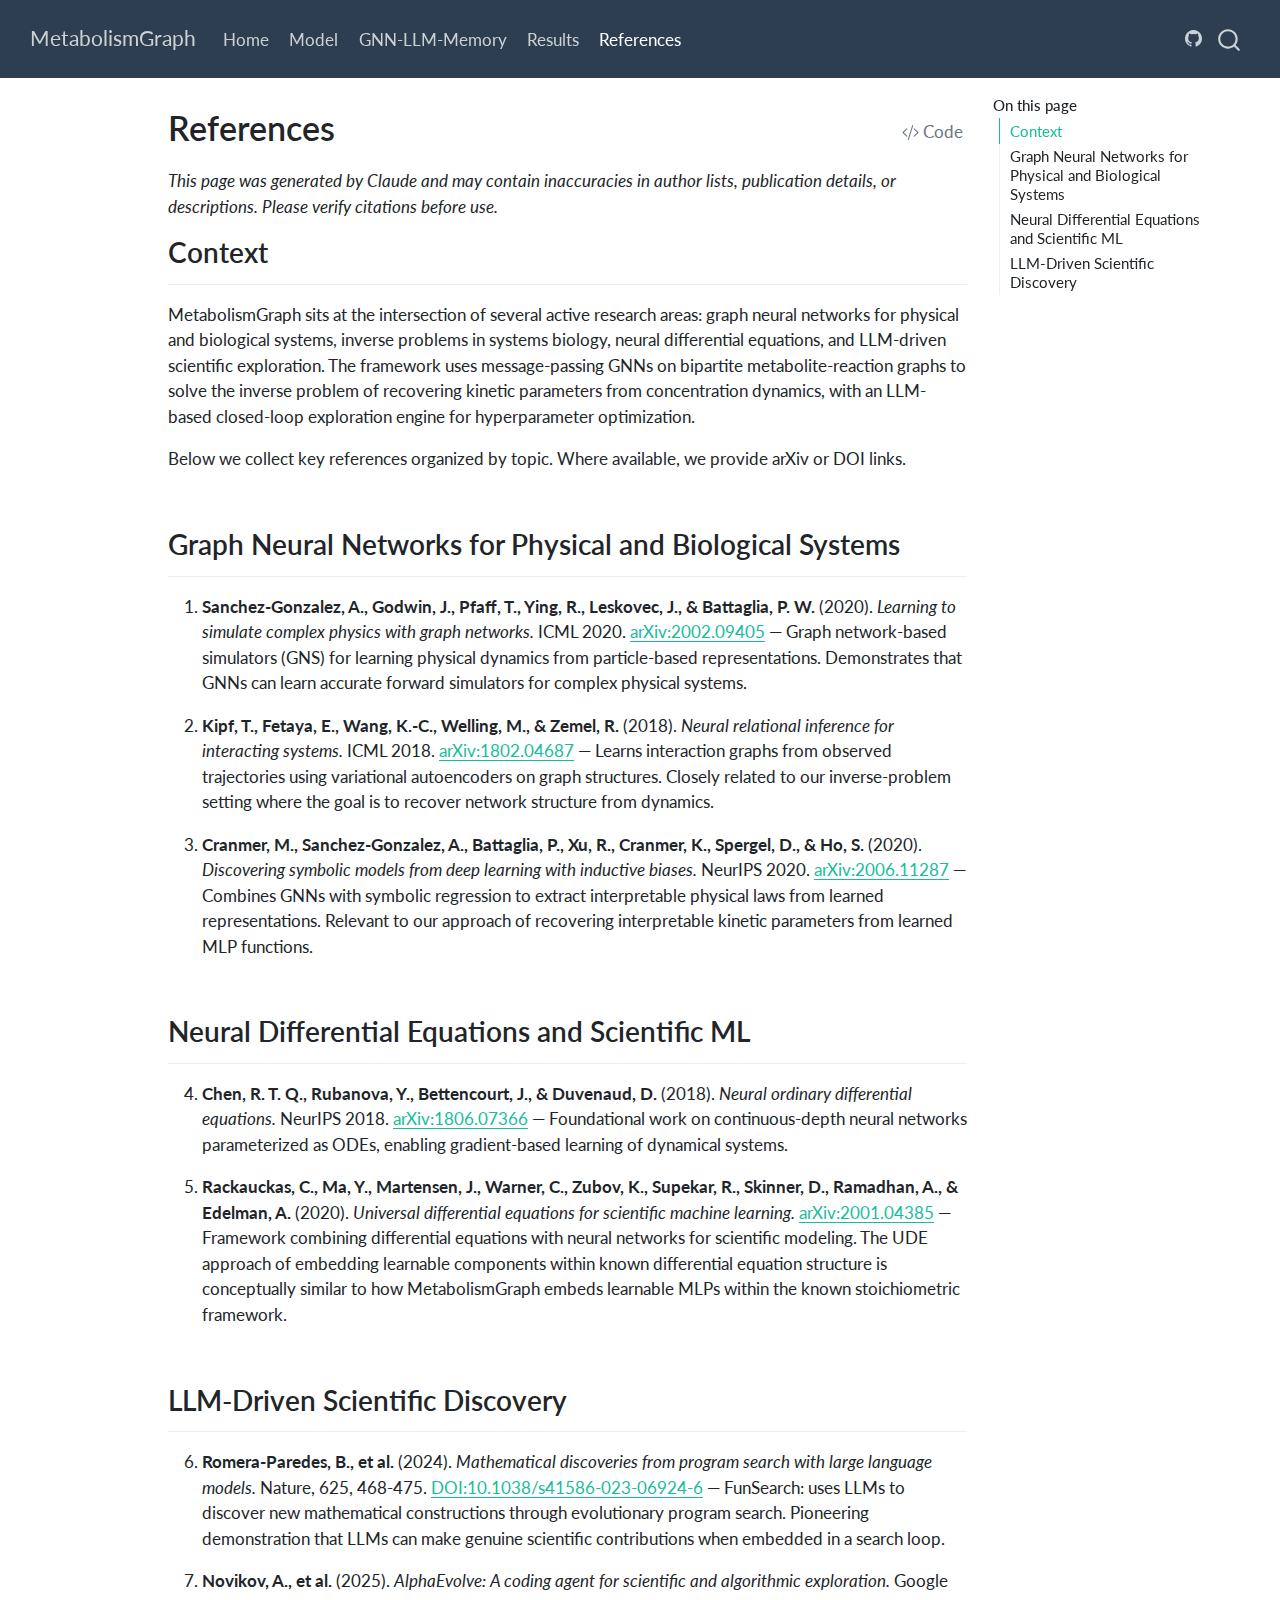
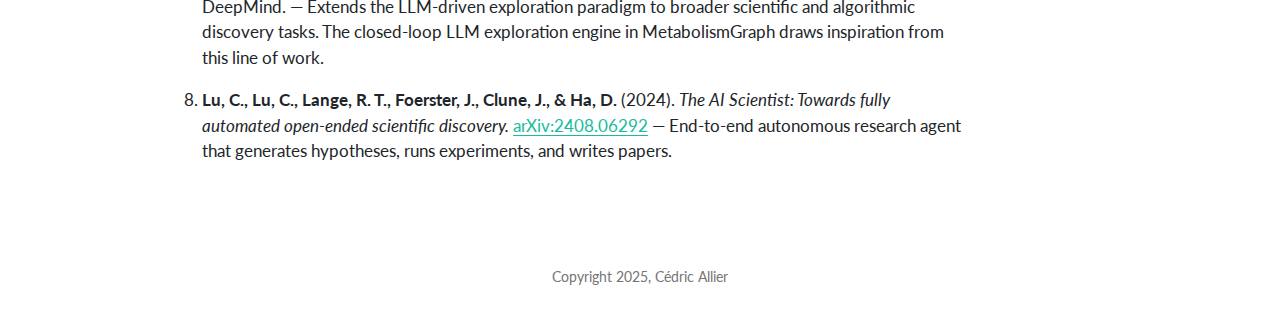
<file: docs/references.html>
<!DOCTYPE html>
<html xmlns="http://www.w3.org/1999/xhtml" lang="en" xml:lang="en"><head>

<meta charset="utf-8">
<meta name="generator" content="quarto-1.6.42">

<meta name="viewport" content="width=device-width, initial-scale=1.0, user-scalable=yes">


<title>References – MetabolismGraph</title>
<style>
code{white-space: pre-wrap;}
span.smallcaps{font-variant: small-caps;}
div.columns{display: flex; gap: min(4vw, 1.5em);}
div.column{flex: auto; overflow-x: auto;}
div.hanging-indent{margin-left: 1.5em; text-indent: -1.5em;}
ul.task-list{list-style: none;}
ul.task-list li input[type="checkbox"] {
  width: 0.8em;
  margin: 0 0.8em 0.2em -1em; /* quarto-specific, see https://github.com/quarto-dev/quarto-cli/issues/4556 */ 
  vertical-align: middle;
}
</style>


<script src="site_libs/quarto-nav/quarto-nav.js"></script>
<script src="site_libs/quarto-nav/headroom.min.js"></script>
<script src="site_libs/clipboard/clipboard.min.js"></script>
<script src="site_libs/quarto-search/autocomplete.umd.js"></script>
<script src="site_libs/quarto-search/fuse.min.js"></script>
<script src="site_libs/quarto-search/quarto-search.js"></script>
<meta name="quarto:offset" content="./">
<script src="site_libs/quarto-html/quarto.js"></script>
<script src="site_libs/quarto-html/popper.min.js"></script>
<script src="site_libs/quarto-html/tippy.umd.min.js"></script>
<script src="site_libs/quarto-html/anchor.min.js"></script>
<link href="site_libs/quarto-html/tippy.css" rel="stylesheet">
<link href="site_libs/quarto-html/quarto-syntax-highlighting-2f5df379a58b258e96c21c0638c20c03.css" rel="stylesheet" id="quarto-text-highlighting-styles">
<script src="site_libs/bootstrap/bootstrap.min.js"></script>
<link href="site_libs/bootstrap/bootstrap-icons.css" rel="stylesheet">
<link href="site_libs/bootstrap/bootstrap-7d6694c7b3d8f5ecf9ec986835a4b683.min.css" rel="stylesheet" append-hash="true" id="quarto-bootstrap" data-mode="light">
<script id="quarto-search-options" type="application/json">{
  "location": "navbar",
  "copy-button": false,
  "collapse-after": 3,
  "panel-placement": "end",
  "type": "overlay",
  "limit": 50,
  "keyboard-shortcut": [
    "f",
    "/",
    "s"
  ],
  "show-item-context": false,
  "language": {
    "search-no-results-text": "No results",
    "search-matching-documents-text": "matching documents",
    "search-copy-link-title": "Copy link to search",
    "search-hide-matches-text": "Hide additional matches",
    "search-more-match-text": "more match in this document",
    "search-more-matches-text": "more matches in this document",
    "search-clear-button-title": "Clear",
    "search-text-placeholder": "",
    "search-detached-cancel-button-title": "Cancel",
    "search-submit-button-title": "Submit",
    "search-label": "Search"
  }
}</script>


<link rel="stylesheet" href="styles.css">
</head>

<body class="nav-fixed">

<div id="quarto-search-results"></div>
  <header id="quarto-header" class="headroom fixed-top">
    <nav class="navbar navbar-expand-lg " data-bs-theme="dark">
      <div class="navbar-container container-fluid">
      <div class="navbar-brand-container mx-auto">
    <a class="navbar-brand" href="./index.html">
    <span class="navbar-title">MetabolismGraph</span>
    </a>
  </div>
            <div id="quarto-search" class="" title="Search"></div>
          <button class="navbar-toggler" type="button" data-bs-toggle="collapse" data-bs-target="#navbarCollapse" aria-controls="navbarCollapse" role="menu" aria-expanded="false" aria-label="Toggle navigation" onclick="if (window.quartoToggleHeadroom) { window.quartoToggleHeadroom(); }">
  <span class="navbar-toggler-icon"></span>
</button>
          <div class="collapse navbar-collapse" id="navbarCollapse">
            <ul class="navbar-nav navbar-nav-scroll me-auto">
  <li class="nav-item">
    <a class="nav-link" href="./index.html"> 
<span class="menu-text">Home</span></a>
  </li>  
  <li class="nav-item">
    <a class="nav-link" href="./model.html"> 
<span class="menu-text">Model</span></a>
  </li>  
  <li class="nav-item">
    <a class="nav-link" href="./gnn-llm-memory.html"> 
<span class="menu-text">GNN-LLM-Memory</span></a>
  </li>  
  <li class="nav-item">
    <a class="nav-link" href="./results.html"> 
<span class="menu-text">Results</span></a>
  </li>  
  <li class="nav-item">
    <a class="nav-link active" href="./references.html" aria-current="page"> 
<span class="menu-text">References</span></a>
  </li>  
</ul>
          </div> <!-- /navcollapse -->
            <div class="quarto-navbar-tools">
    <a href="https://github.com/allierc/MetabolismGraph" title="" class="quarto-navigation-tool px-1" aria-label=""><i class="bi bi-github"></i></a>
</div>
      </div> <!-- /container-fluid -->
    </nav>
</header>
<!-- content -->
<div id="quarto-content" class="quarto-container page-columns page-rows-contents page-layout-article page-navbar">
<!-- sidebar -->
<!-- margin-sidebar -->
    <div id="quarto-margin-sidebar" class="sidebar margin-sidebar">
        <nav id="TOC" role="doc-toc" class="toc-active">
    <h2 id="toc-title">On this page</h2>
   
  <ul>
  <li><a href="#context" id="toc-context" class="nav-link active" data-scroll-target="#context">Context</a></li>
  <li><a href="#graph-neural-networks-for-physical-and-biological-systems" id="toc-graph-neural-networks-for-physical-and-biological-systems" class="nav-link" data-scroll-target="#graph-neural-networks-for-physical-and-biological-systems">Graph Neural Networks for Physical and Biological Systems</a></li>
  <li><a href="#neural-differential-equations-and-scientific-ml" id="toc-neural-differential-equations-and-scientific-ml" class="nav-link" data-scroll-target="#neural-differential-equations-and-scientific-ml">Neural Differential Equations and Scientific ML</a></li>
  <li><a href="#llm-driven-scientific-discovery" id="toc-llm-driven-scientific-discovery" class="nav-link" data-scroll-target="#llm-driven-scientific-discovery">LLM-Driven Scientific Discovery</a></li>
  </ul>
</nav>
    </div>
<!-- main -->
<main class="content" id="quarto-document-content">

<header id="title-block-header" class="quarto-title-block default">
<div class="quarto-title">
<div class="quarto-title-block"><div><h1 class="title">References</h1><button type="button" class="btn code-tools-button" id="quarto-code-tools-source" data-quarto-source-url="https://github.com/allierc/MetabolismGraph/blob/main/references.qmd"><i class="bi"></i> Code</button></div></div>
</div>



<div class="quarto-title-meta">

    
  
    
  </div>
  


</header>


<p><em>This page was generated by Claude and may contain inaccuracies in author lists, publication details, or descriptions. Please verify citations before use.</em></p>
<section id="context" class="level2">
<h2 class="anchored" data-anchor-id="context">Context</h2>
<p>MetabolismGraph sits at the intersection of several active research areas: graph neural networks for physical and biological systems, inverse problems in systems biology, neural differential equations, and LLM-driven scientific exploration. The framework uses message-passing GNNs on bipartite metabolite-reaction graphs to solve the inverse problem of recovering kinetic parameters from concentration dynamics, with an LLM-based closed-loop exploration engine for hyperparameter optimization.</p>
<p>Below we collect key references organized by topic. Where available, we provide arXiv or DOI links.</p>
</section>
<section id="graph-neural-networks-for-physical-and-biological-systems" class="level2">
<h2 class="anchored" data-anchor-id="graph-neural-networks-for-physical-and-biological-systems">Graph Neural Networks for Physical and Biological Systems</h2>
<ol type="1">
<li><p><strong>Sanchez-Gonzalez, A., Godwin, J., Pfaff, T., Ying, R., Leskovec, J., &amp; Battaglia, P. W.</strong> (2020). <em>Learning to simulate complex physics with graph networks.</em> ICML 2020. <a href="https://arxiv.org/abs/2002.09405">arXiv:2002.09405</a> — Graph network-based simulators (GNS) for learning physical dynamics from particle-based representations. Demonstrates that GNNs can learn accurate forward simulators for complex physical systems.</p></li>
<li><p><strong>Kipf, T., Fetaya, E., Wang, K.-C., Welling, M., &amp; Zemel, R.</strong> (2018). <em>Neural relational inference for interacting systems.</em> ICML 2018. <a href="https://arxiv.org/abs/1802.04687">arXiv:1802.04687</a> — Learns interaction graphs from observed trajectories using variational autoencoders on graph structures. Closely related to our inverse-problem setting where the goal is to recover network structure from dynamics.</p></li>
<li><p><strong>Cranmer, M., Sanchez-Gonzalez, A., Battaglia, P., Xu, R., Cranmer, K., Spergel, D., &amp; Ho, S.</strong> (2020). <em>Discovering symbolic models from deep learning with inductive biases.</em> NeurIPS 2020. <a href="https://arxiv.org/abs/2006.11287">arXiv:2006.11287</a> — Combines GNNs with symbolic regression to extract interpretable physical laws from learned representations. Relevant to our approach of recovering interpretable kinetic parameters from learned MLP functions.</p></li>
</ol>
</section>
<section id="neural-differential-equations-and-scientific-ml" class="level2">
<h2 class="anchored" data-anchor-id="neural-differential-equations-and-scientific-ml">Neural Differential Equations and Scientific ML</h2>
<ol start="4" type="1">
<li><p><strong>Chen, R. T. Q., Rubanova, Y., Bettencourt, J., &amp; Duvenaud, D.</strong> (2018). <em>Neural ordinary differential equations.</em> NeurIPS 2018. <a href="https://arxiv.org/abs/1806.07366">arXiv:1806.07366</a> — Foundational work on continuous-depth neural networks parameterized as ODEs, enabling gradient-based learning of dynamical systems.</p></li>
<li><p><strong>Rackauckas, C., Ma, Y., Martensen, J., Warner, C., Zubov, K., Supekar, R., Skinner, D., Ramadhan, A., &amp; Edelman, A.</strong> (2020). <em>Universal differential equations for scientific machine learning.</em> <a href="https://arxiv.org/abs/2001.04385">arXiv:2001.04385</a> — Framework combining differential equations with neural networks for scientific modeling. The UDE approach of embedding learnable components within known differential equation structure is conceptually similar to how MetabolismGraph embeds learnable MLPs within the known stoichiometric framework.</p></li>
</ol>
</section>
<section id="llm-driven-scientific-discovery" class="level2">
<h2 class="anchored" data-anchor-id="llm-driven-scientific-discovery">LLM-Driven Scientific Discovery</h2>
<ol start="6" type="1">
<li><p><strong>Romera-Paredes, B., et al.</strong> (2024). <em>Mathematical discoveries from program search with large language models.</em> Nature, 625, 468-475. <a href="https://doi.org/10.1038/s41586-023-06924-6">DOI:10.1038/s41586-023-06924-6</a> — FunSearch: uses LLMs to discover new mathematical constructions through evolutionary program search. Pioneering demonstration that LLMs can make genuine scientific contributions when embedded in a search loop.</p></li>
<li><p><strong>Novikov, A., et al.</strong> (2025). <em>AlphaEvolve: A coding agent for scientific and algorithmic exploration.</em> Google DeepMind. — Extends the LLM-driven exploration paradigm to broader scientific and algorithmic discovery tasks. The closed-loop LLM exploration engine in MetabolismGraph draws inspiration from this line of work.</p></li>
<li><p><strong>Lu, C., Lu, C., Lange, R. T., Foerster, J., Clune, J., &amp; Ha, D.</strong> (2024). <em>The AI Scientist: Towards fully automated open-ended scientific discovery.</em> <a href="https://arxiv.org/abs/2408.06292">arXiv:2408.06292</a> — End-to-end autonomous research agent that generates hypotheses, runs experiments, and writes papers.</p></li>
</ol>


</section>

</main> <!-- /main -->
<script id="quarto-html-after-body" type="application/javascript">
window.document.addEventListener("DOMContentLoaded", function (event) {
  const toggleBodyColorMode = (bsSheetEl) => {
    const mode = bsSheetEl.getAttribute("data-mode");
    const bodyEl = window.document.querySelector("body");
    if (mode === "dark") {
      bodyEl.classList.add("quarto-dark");
      bodyEl.classList.remove("quarto-light");
    } else {
      bodyEl.classList.add("quarto-light");
      bodyEl.classList.remove("quarto-dark");
    }
  }
  const toggleBodyColorPrimary = () => {
    const bsSheetEl = window.document.querySelector("link#quarto-bootstrap");
    if (bsSheetEl) {
      toggleBodyColorMode(bsSheetEl);
    }
  }
  toggleBodyColorPrimary();  
  const icon = "";
  const anchorJS = new window.AnchorJS();
  anchorJS.options = {
    placement: 'right',
    icon: icon
  };
  anchorJS.add('.anchored');
  const isCodeAnnotation = (el) => {
    for (const clz of el.classList) {
      if (clz.startsWith('code-annotation-')) {                     
        return true;
      }
    }
    return false;
  }
  const onCopySuccess = function(e) {
    // button target
    const button = e.trigger;
    // don't keep focus
    button.blur();
    // flash "checked"
    button.classList.add('code-copy-button-checked');
    var currentTitle = button.getAttribute("title");
    button.setAttribute("title", "Copied!");
    let tooltip;
    if (window.bootstrap) {
      button.setAttribute("data-bs-toggle", "tooltip");
      button.setAttribute("data-bs-placement", "left");
      button.setAttribute("data-bs-title", "Copied!");
      tooltip = new bootstrap.Tooltip(button, 
        { trigger: "manual", 
          customClass: "code-copy-button-tooltip",
          offset: [0, -8]});
      tooltip.show();    
    }
    setTimeout(function() {
      if (tooltip) {
        tooltip.hide();
        button.removeAttribute("data-bs-title");
        button.removeAttribute("data-bs-toggle");
        button.removeAttribute("data-bs-placement");
      }
      button.setAttribute("title", currentTitle);
      button.classList.remove('code-copy-button-checked');
    }, 1000);
    // clear code selection
    e.clearSelection();
  }
  const getTextToCopy = function(trigger) {
      const codeEl = trigger.previousElementSibling.cloneNode(true);
      for (const childEl of codeEl.children) {
        if (isCodeAnnotation(childEl)) {
          childEl.remove();
        }
      }
      return codeEl.innerText;
  }
  const clipboard = new window.ClipboardJS('.code-copy-button:not([data-in-quarto-modal])', {
    text: getTextToCopy
  });
  clipboard.on('success', onCopySuccess);
  if (window.document.getElementById('quarto-embedded-source-code-modal')) {
    const clipboardModal = new window.ClipboardJS('.code-copy-button[data-in-quarto-modal]', {
      text: getTextToCopy,
      container: window.document.getElementById('quarto-embedded-source-code-modal')
    });
    clipboardModal.on('success', onCopySuccess);
  }
  const viewSource = window.document.getElementById('quarto-view-source') ||
                     window.document.getElementById('quarto-code-tools-source');
  if (viewSource) {
    const sourceUrl = viewSource.getAttribute("data-quarto-source-url");
    viewSource.addEventListener("click", function(e) {
      if (sourceUrl) {
        // rstudio viewer pane
        if (/\bcapabilities=\b/.test(window.location)) {
          window.open(sourceUrl);
        } else {
          window.location.href = sourceUrl;
        }
      } else {
        const modal = new bootstrap.Modal(document.getElementById('quarto-embedded-source-code-modal'));
        modal.show();
      }
      return false;
    });
  }
  function toggleCodeHandler(show) {
    return function(e) {
      const detailsSrc = window.document.querySelectorAll(".cell > details > .sourceCode");
      for (let i=0; i<detailsSrc.length; i++) {
        const details = detailsSrc[i].parentElement;
        if (show) {
          details.open = true;
        } else {
          details.removeAttribute("open");
        }
      }
      const cellCodeDivs = window.document.querySelectorAll(".cell > .sourceCode");
      const fromCls = show ? "hidden" : "unhidden";
      const toCls = show ? "unhidden" : "hidden";
      for (let i=0; i<cellCodeDivs.length; i++) {
        const codeDiv = cellCodeDivs[i];
        if (codeDiv.classList.contains(fromCls)) {
          codeDiv.classList.remove(fromCls);
          codeDiv.classList.add(toCls);
        } 
      }
      return false;
    }
  }
  const hideAllCode = window.document.getElementById("quarto-hide-all-code");
  if (hideAllCode) {
    hideAllCode.addEventListener("click", toggleCodeHandler(false));
  }
  const showAllCode = window.document.getElementById("quarto-show-all-code");
  if (showAllCode) {
    showAllCode.addEventListener("click", toggleCodeHandler(true));
  }
    var localhostRegex = new RegExp(/^(?:http|https):\/\/localhost\:?[0-9]*\//);
    var mailtoRegex = new RegExp(/^mailto:/);
      var filterRegex = new RegExp("https:\/\/allierc\.github\.io\/MetabolismGraph\/");
    var isInternal = (href) => {
        return filterRegex.test(href) || localhostRegex.test(href) || mailtoRegex.test(href);
    }
    // Inspect non-navigation links and adorn them if external
 	var links = window.document.querySelectorAll('a[href]:not(.nav-link):not(.navbar-brand):not(.toc-action):not(.sidebar-link):not(.sidebar-item-toggle):not(.pagination-link):not(.no-external):not([aria-hidden]):not(.dropdown-item):not(.quarto-navigation-tool):not(.about-link)');
    for (var i=0; i<links.length; i++) {
      const link = links[i];
      if (!isInternal(link.href)) {
        // undo the damage that might have been done by quarto-nav.js in the case of
        // links that we want to consider external
        if (link.dataset.originalHref !== undefined) {
          link.href = link.dataset.originalHref;
        }
      }
    }
  function tippyHover(el, contentFn, onTriggerFn, onUntriggerFn) {
    const config = {
      allowHTML: true,
      maxWidth: 500,
      delay: 100,
      arrow: false,
      appendTo: function(el) {
          return el.parentElement;
      },
      interactive: true,
      interactiveBorder: 10,
      theme: 'quarto',
      placement: 'bottom-start',
    };
    if (contentFn) {
      config.content = contentFn;
    }
    if (onTriggerFn) {
      config.onTrigger = onTriggerFn;
    }
    if (onUntriggerFn) {
      config.onUntrigger = onUntriggerFn;
    }
    window.tippy(el, config); 
  }
  const noterefs = window.document.querySelectorAll('a[role="doc-noteref"]');
  for (var i=0; i<noterefs.length; i++) {
    const ref = noterefs[i];
    tippyHover(ref, function() {
      // use id or data attribute instead here
      let href = ref.getAttribute('data-footnote-href') || ref.getAttribute('href');
      try { href = new URL(href).hash; } catch {}
      const id = href.replace(/^#\/?/, "");
      const note = window.document.getElementById(id);
      if (note) {
        return note.innerHTML;
      } else {
        return "";
      }
    });
  }
  const xrefs = window.document.querySelectorAll('a.quarto-xref');
  const processXRef = (id, note) => {
    // Strip column container classes
    const stripColumnClz = (el) => {
      el.classList.remove("page-full", "page-columns");
      if (el.children) {
        for (const child of el.children) {
          stripColumnClz(child);
        }
      }
    }
    stripColumnClz(note)
    if (id === null || id.startsWith('sec-')) {
      // Special case sections, only their first couple elements
      const container = document.createElement("div");
      if (note.children && note.children.length > 2) {
        container.appendChild(note.children[0].cloneNode(true));
        for (let i = 1; i < note.children.length; i++) {
          const child = note.children[i];
          if (child.tagName === "P" && child.innerText === "") {
            continue;
          } else {
            container.appendChild(child.cloneNode(true));
            break;
          }
        }
        if (window.Quarto?.typesetMath) {
          window.Quarto.typesetMath(container);
        }
        return container.innerHTML
      } else {
        if (window.Quarto?.typesetMath) {
          window.Quarto.typesetMath(note);
        }
        return note.innerHTML;
      }
    } else {
      // Remove any anchor links if they are present
      const anchorLink = note.querySelector('a.anchorjs-link');
      if (anchorLink) {
        anchorLink.remove();
      }
      if (window.Quarto?.typesetMath) {
        window.Quarto.typesetMath(note);
      }
      if (note.classList.contains("callout")) {
        return note.outerHTML;
      } else {
        return note.innerHTML;
      }
    }
  }
  for (var i=0; i<xrefs.length; i++) {
    const xref = xrefs[i];
    tippyHover(xref, undefined, function(instance) {
      instance.disable();
      let url = xref.getAttribute('href');
      let hash = undefined; 
      if (url.startsWith('#')) {
        hash = url;
      } else {
        try { hash = new URL(url).hash; } catch {}
      }
      if (hash) {
        const id = hash.replace(/^#\/?/, "");
        const note = window.document.getElementById(id);
        if (note !== null) {
          try {
            const html = processXRef(id, note.cloneNode(true));
            instance.setContent(html);
          } finally {
            instance.enable();
            instance.show();
          }
        } else {
          // See if we can fetch this
          fetch(url.split('#')[0])
          .then(res => res.text())
          .then(html => {
            const parser = new DOMParser();
            const htmlDoc = parser.parseFromString(html, "text/html");
            const note = htmlDoc.getElementById(id);
            if (note !== null) {
              const html = processXRef(id, note);
              instance.setContent(html);
            } 
          }).finally(() => {
            instance.enable();
            instance.show();
          });
        }
      } else {
        // See if we can fetch a full url (with no hash to target)
        // This is a special case and we should probably do some content thinning / targeting
        fetch(url)
        .then(res => res.text())
        .then(html => {
          const parser = new DOMParser();
          const htmlDoc = parser.parseFromString(html, "text/html");
          const note = htmlDoc.querySelector('main.content');
          if (note !== null) {
            // This should only happen for chapter cross references
            // (since there is no id in the URL)
            // remove the first header
            if (note.children.length > 0 && note.children[0].tagName === "HEADER") {
              note.children[0].remove();
            }
            const html = processXRef(null, note);
            instance.setContent(html);
          } 
        }).finally(() => {
          instance.enable();
          instance.show();
        });
      }
    }, function(instance) {
    });
  }
      let selectedAnnoteEl;
      const selectorForAnnotation = ( cell, annotation) => {
        let cellAttr = 'data-code-cell="' + cell + '"';
        let lineAttr = 'data-code-annotation="' +  annotation + '"';
        const selector = 'span[' + cellAttr + '][' + lineAttr + ']';
        return selector;
      }
      const selectCodeLines = (annoteEl) => {
        const doc = window.document;
        const targetCell = annoteEl.getAttribute("data-target-cell");
        const targetAnnotation = annoteEl.getAttribute("data-target-annotation");
        const annoteSpan = window.document.querySelector(selectorForAnnotation(targetCell, targetAnnotation));
        const lines = annoteSpan.getAttribute("data-code-lines").split(",");
        const lineIds = lines.map((line) => {
          return targetCell + "-" + line;
        })
        let top = null;
        let height = null;
        let parent = null;
        if (lineIds.length > 0) {
            //compute the position of the single el (top and bottom and make a div)
            const el = window.document.getElementById(lineIds[0]);
            top = el.offsetTop;
            height = el.offsetHeight;
            parent = el.parentElement.parentElement;
          if (lineIds.length > 1) {
            const lastEl = window.document.getElementById(lineIds[lineIds.length - 1]);
            const bottom = lastEl.offsetTop + lastEl.offsetHeight;
            height = bottom - top;
          }
          if (top !== null && height !== null && parent !== null) {
            // cook up a div (if necessary) and position it 
            let div = window.document.getElementById("code-annotation-line-highlight");
            if (div === null) {
              div = window.document.createElement("div");
              div.setAttribute("id", "code-annotation-line-highlight");
              div.style.position = 'absolute';
              parent.appendChild(div);
            }
            div.style.top = top - 2 + "px";
            div.style.height = height + 4 + "px";
            div.style.left = 0;
            let gutterDiv = window.document.getElementById("code-annotation-line-highlight-gutter");
            if (gutterDiv === null) {
              gutterDiv = window.document.createElement("div");
              gutterDiv.setAttribute("id", "code-annotation-line-highlight-gutter");
              gutterDiv.style.position = 'absolute';
              const codeCell = window.document.getElementById(targetCell);
              const gutter = codeCell.querySelector('.code-annotation-gutter');
              gutter.appendChild(gutterDiv);
            }
            gutterDiv.style.top = top - 2 + "px";
            gutterDiv.style.height = height + 4 + "px";
          }
          selectedAnnoteEl = annoteEl;
        }
      };
      const unselectCodeLines = () => {
        const elementsIds = ["code-annotation-line-highlight", "code-annotation-line-highlight-gutter"];
        elementsIds.forEach((elId) => {
          const div = window.document.getElementById(elId);
          if (div) {
            div.remove();
          }
        });
        selectedAnnoteEl = undefined;
      };
        // Handle positioning of the toggle
    window.addEventListener(
      "resize",
      throttle(() => {
        elRect = undefined;
        if (selectedAnnoteEl) {
          selectCodeLines(selectedAnnoteEl);
        }
      }, 10)
    );
    function throttle(fn, ms) {
    let throttle = false;
    let timer;
      return (...args) => {
        if(!throttle) { // first call gets through
            fn.apply(this, args);
            throttle = true;
        } else { // all the others get throttled
            if(timer) clearTimeout(timer); // cancel #2
            timer = setTimeout(() => {
              fn.apply(this, args);
              timer = throttle = false;
            }, ms);
        }
      };
    }
      // Attach click handler to the DT
      const annoteDls = window.document.querySelectorAll('dt[data-target-cell]');
      for (const annoteDlNode of annoteDls) {
        annoteDlNode.addEventListener('click', (event) => {
          const clickedEl = event.target;
          if (clickedEl !== selectedAnnoteEl) {
            unselectCodeLines();
            const activeEl = window.document.querySelector('dt[data-target-cell].code-annotation-active');
            if (activeEl) {
              activeEl.classList.remove('code-annotation-active');
            }
            selectCodeLines(clickedEl);
            clickedEl.classList.add('code-annotation-active');
          } else {
            // Unselect the line
            unselectCodeLines();
            clickedEl.classList.remove('code-annotation-active');
          }
        });
      }
  const findCites = (el) => {
    const parentEl = el.parentElement;
    if (parentEl) {
      const cites = parentEl.dataset.cites;
      if (cites) {
        return {
          el,
          cites: cites.split(' ')
        };
      } else {
        return findCites(el.parentElement)
      }
    } else {
      return undefined;
    }
  };
  var bibliorefs = window.document.querySelectorAll('a[role="doc-biblioref"]');
  for (var i=0; i<bibliorefs.length; i++) {
    const ref = bibliorefs[i];
    const citeInfo = findCites(ref);
    if (citeInfo) {
      tippyHover(citeInfo.el, function() {
        var popup = window.document.createElement('div');
        citeInfo.cites.forEach(function(cite) {
          var citeDiv = window.document.createElement('div');
          citeDiv.classList.add('hanging-indent');
          citeDiv.classList.add('csl-entry');
          var biblioDiv = window.document.getElementById('ref-' + cite);
          if (biblioDiv) {
            citeDiv.innerHTML = biblioDiv.innerHTML;
          }
          popup.appendChild(citeDiv);
        });
        return popup.innerHTML;
      });
    }
  }
});
</script>
</div> <!-- /content -->
<footer class="footer">
  <div class="nav-footer">
    <div class="nav-footer-left">
      &nbsp;
    </div>   
    <div class="nav-footer-center">
<p>Copyright 2025, Cédric Allier</p>
</div>
    <div class="nav-footer-right">
      &nbsp;
    </div>
  </div>
</footer>




</body></html>
</file>
<file: docs/site_libs/quarto-html/tippy.css>
.tippy-box[data-animation=fade][data-state=hidden]{opacity:0}[data-tippy-root]{max-width:calc(100vw - 10px)}.tippy-box{position:relative;background-color:#333;color:#fff;border-radius:4px;font-size:14px;line-height:1.4;white-space:normal;outline:0;transition-property:transform,visibility,opacity}.tippy-box[data-placement^=top]>.tippy-arrow{bottom:0}.tippy-box[data-placement^=top]>.tippy-arrow:before{bottom:-7px;left:0;border-width:8px 8px 0;border-top-color:initial;transform-origin:center top}.tippy-box[data-placement^=bottom]>.tippy-arrow{top:0}.tippy-box[data-placement^=bottom]>.tippy-arrow:before{top:-7px;left:0;border-width:0 8px 8px;border-bottom-color:initial;transform-origin:center bottom}.tippy-box[data-placement^=left]>.tippy-arrow{right:0}.tippy-box[data-placement^=left]>.tippy-arrow:before{border-width:8px 0 8px 8px;border-left-color:initial;right:-7px;transform-origin:center left}.tippy-box[data-placement^=right]>.tippy-arrow{left:0}.tippy-box[data-placement^=right]>.tippy-arrow:before{left:-7px;border-width:8px 8px 8px 0;border-right-color:initial;transform-origin:center right}.tippy-box[data-inertia][data-state=visible]{transition-timing-function:cubic-bezier(.54,1.5,.38,1.11)}.tippy-arrow{width:16px;height:16px;color:#333}.tippy-arrow:before{content:"";position:absolute;border-color:transparent;border-style:solid}.tippy-content{position:relative;padding:5px 9px;z-index:1}
</file>
<file: docs/site_libs/quarto-html/quarto-syntax-highlighting-2f5df379a58b258e96c21c0638c20c03.css>
/* quarto syntax highlight colors */
:root {
  --quarto-hl-ot-color: #003B4F;
  --quarto-hl-at-color: #657422;
  --quarto-hl-ss-color: #20794D;
  --quarto-hl-an-color: #5E5E5E;
  --quarto-hl-fu-color: #4758AB;
  --quarto-hl-st-color: #20794D;
  --quarto-hl-cf-color: #003B4F;
  --quarto-hl-op-color: #5E5E5E;
  --quarto-hl-er-color: #AD0000;
  --quarto-hl-bn-color: #AD0000;
  --quarto-hl-al-color: #AD0000;
  --quarto-hl-va-color: #111111;
  --quarto-hl-bu-color: inherit;
  --quarto-hl-ex-color: inherit;
  --quarto-hl-pp-color: #AD0000;
  --quarto-hl-in-color: #5E5E5E;
  --quarto-hl-vs-color: #20794D;
  --quarto-hl-wa-color: #5E5E5E;
  --quarto-hl-do-color: #5E5E5E;
  --quarto-hl-im-color: #00769E;
  --quarto-hl-ch-color: #20794D;
  --quarto-hl-dt-color: #AD0000;
  --quarto-hl-fl-color: #AD0000;
  --quarto-hl-co-color: #5E5E5E;
  --quarto-hl-cv-color: #5E5E5E;
  --quarto-hl-cn-color: #8f5902;
  --quarto-hl-sc-color: #5E5E5E;
  --quarto-hl-dv-color: #AD0000;
  --quarto-hl-kw-color: #003B4F;
}

/* other quarto variables */
:root {
  --quarto-font-monospace: SFMono-Regular, Menlo, Monaco, Consolas, "Liberation Mono", "Courier New", monospace;
}

pre > code.sourceCode > span {
  color: #003B4F;
}

code span {
  color: #003B4F;
}

code.sourceCode > span {
  color: #003B4F;
}

div.sourceCode,
div.sourceCode pre.sourceCode {
  color: #003B4F;
}

code span.ot {
  color: #003B4F;
  font-style: inherit;
}

code span.at {
  color: #657422;
  font-style: inherit;
}

code span.ss {
  color: #20794D;
  font-style: inherit;
}

code span.an {
  color: #5E5E5E;
  font-style: inherit;
}

code span.fu {
  color: #4758AB;
  font-style: inherit;
}

code span.st {
  color: #20794D;
  font-style: inherit;
}

code span.cf {
  color: #003B4F;
  font-weight: bold;
  font-style: inherit;
}

code span.op {
  color: #5E5E5E;
  font-style: inherit;
}

code span.er {
  color: #AD0000;
  font-style: inherit;
}

code span.bn {
  color: #AD0000;
  font-style: inherit;
}

code span.al {
  color: #AD0000;
  font-style: inherit;
}

code span.va {
  color: #111111;
  font-style: inherit;
}

code span.bu {
  font-style: inherit;
}

code span.ex {
  font-style: inherit;
}

code span.pp {
  color: #AD0000;
  font-style: inherit;
}

code span.in {
  color: #5E5E5E;
  font-style: inherit;
}

code span.vs {
  color: #20794D;
  font-style: inherit;
}

code span.wa {
  color: #5E5E5E;
  font-style: italic;
}

code span.do {
  color: #5E5E5E;
  font-style: italic;
}

code span.im {
  color: #00769E;
  font-style: inherit;
}

code span.ch {
  color: #20794D;
  font-style: inherit;
}

code span.dt {
  color: #AD0000;
  font-style: inherit;
}

code span.fl {
  color: #AD0000;
  font-style: inherit;
}

code span.co {
  color: #5E5E5E;
  font-style: inherit;
}

code span.cv {
  color: #5E5E5E;
  font-style: italic;
}

code span.cn {
  color: #8f5902;
  font-style: inherit;
}

code span.sc {
  color: #5E5E5E;
  font-style: inherit;
}

code span.dv {
  color: #AD0000;
  font-style: inherit;
}

code span.kw {
  color: #003B4F;
  font-weight: bold;
  font-style: inherit;
}

.prevent-inlining {
  content: "</";
}

/*# sourceMappingURL=35eb38a806ee71ea6d2563be2308c832.css.map */
</file>
<file: docs/styles.css>
/* Custom styles for MetabolismGraph documentation */

/* Equation styling */
.math {
    font-size: 1.1em;
}

/* Code block styling */
pre code {
    font-size: 0.9em;
}

/* Table styling */
table {
    margin: 1em 0;
}

table th {
    background-color: #f8f9fa;
}

/* Mermaid diagram styling */
.mermaid {
    margin: 2em 0;
    text-align: center;
}

/* Force white backgrounds on all Mermaid elements */
.mermaid .cluster rect,
.mermaid .cluster-label,
.mermaid .flowchart-label,
.mermaid .node rect,
.mermaid .node circle,
.mermaid .node ellipse,
.mermaid .node polygon,
.mermaid .label-container,
.mermaid .edgeLabel,
.mermaid rect.actor,
.mermaid .loopLine {
    fill: #ffffff !important;
}

.mermaid .cluster rect {
    stroke: #333333 !important;
}

.mermaid .edgeLabel rect {
    fill: #ffffff !important;
    opacity: 1 !important;
}

/* Header styling */
h2 {
    border-bottom: 1px solid #eee;
    padding-bottom: 0.5em;
    margin-top: 2em;
}

/* Callout boxes */
.callout-note {
    border-left-color: #0d6efd;
}

.callout-warning {
    border-left-color: #ffc107;
}

.callout-tip {
    border-left-color: #198754;
}
</file>
